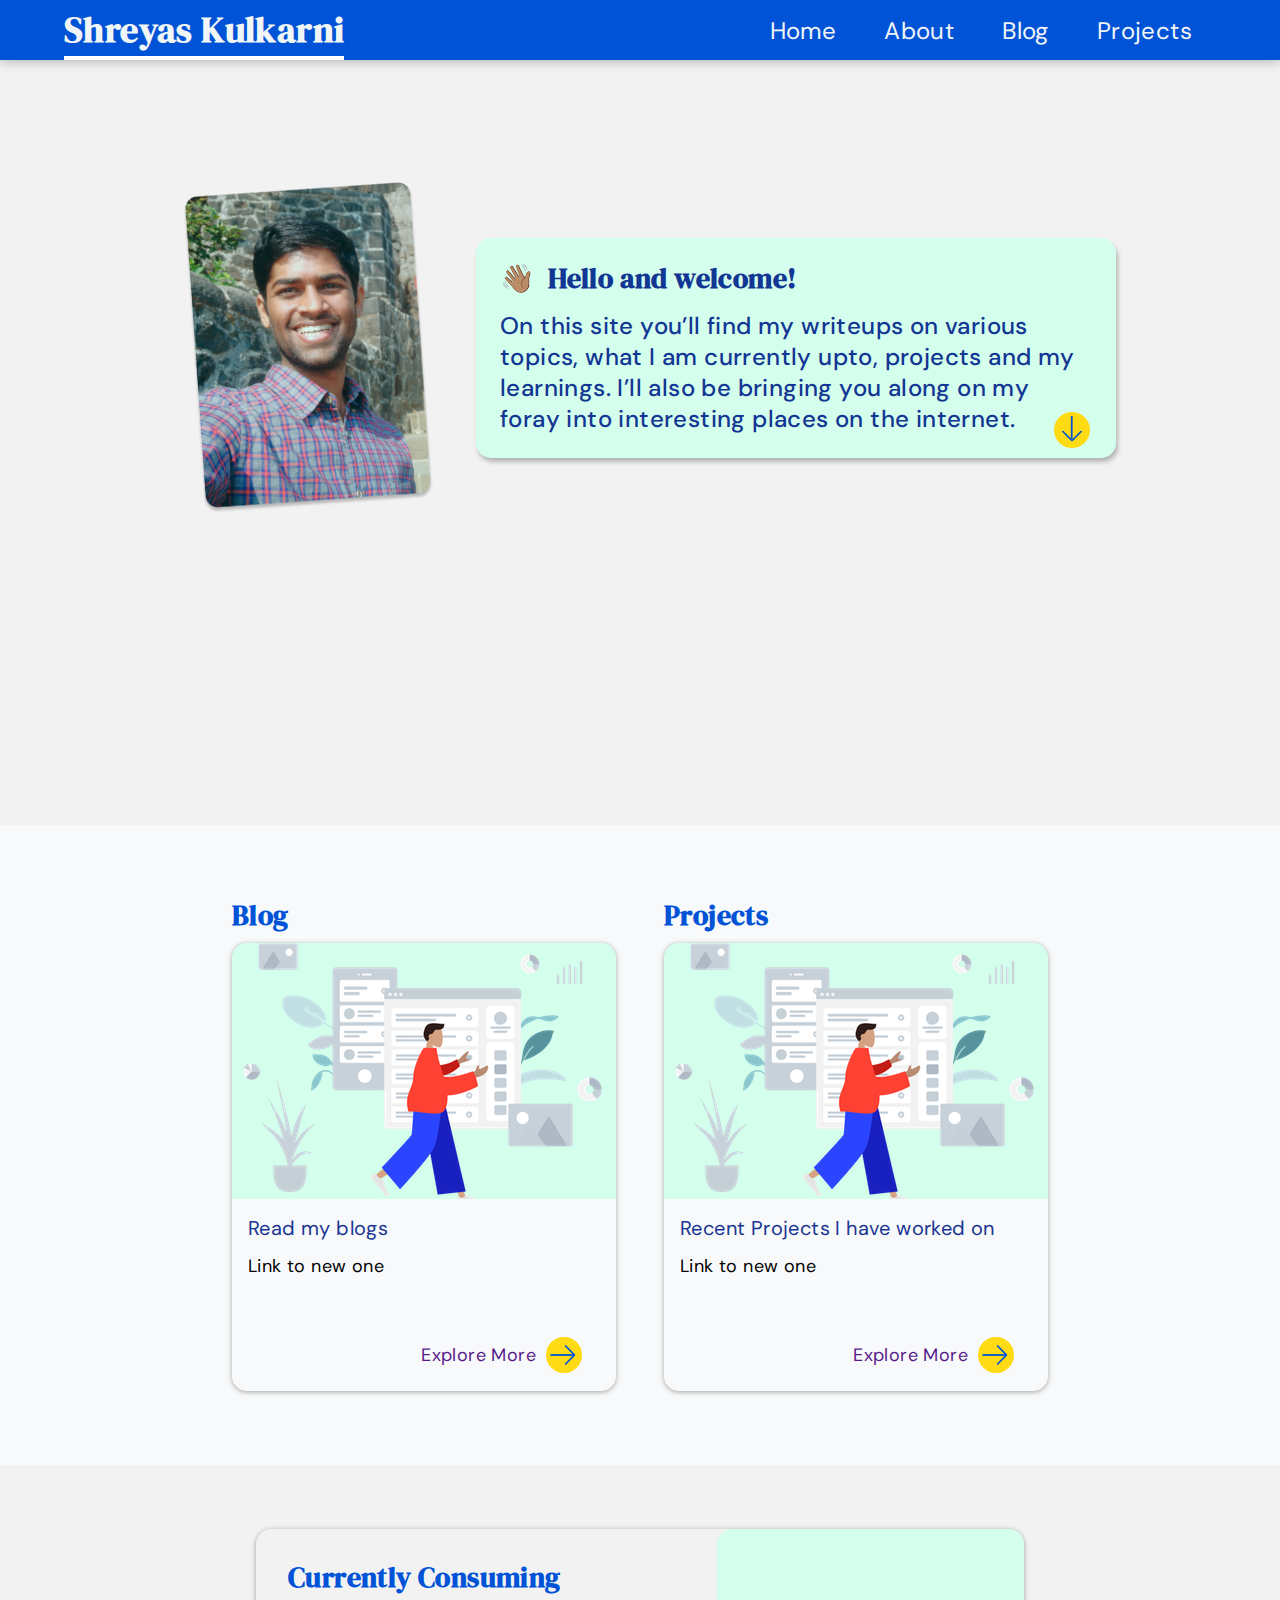
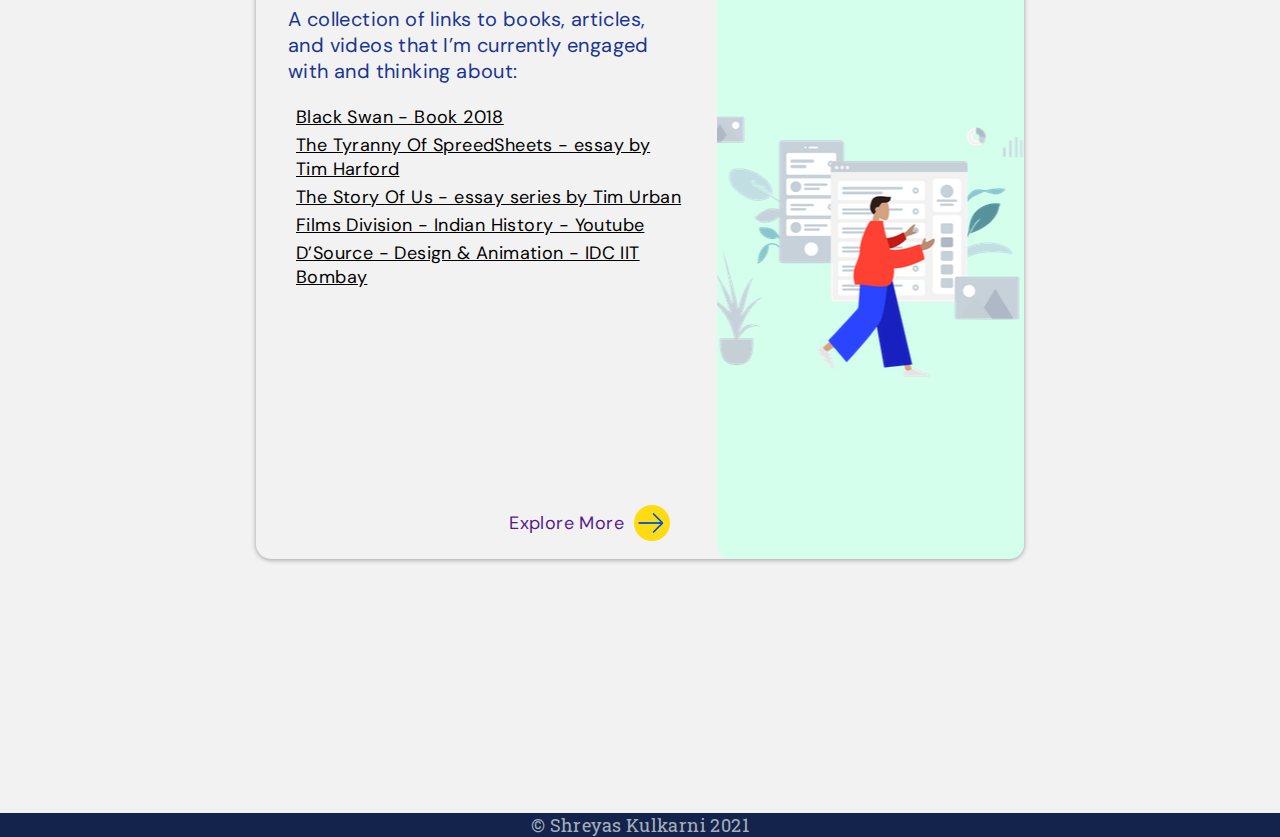
<file: index.html>
<!DOCTYPE html>
<html lang="en">
  <head>
    <meta charset="UTF-8" />
    <meta http-equiv="X-UA-Compatible" content="IE=edge" />
    <meta name="viewport" content="width=device-width, initial-scale=1.0" />
    <!-- Google fonts -->
    <link rel="preconnect" href="https://fonts.googleapis.com" />
    <link rel="preconnect" href="https://fonts.gstatic.com" crossorigin />
    <link
      href="https://fonts.googleapis.com/css2?family=DM+Sans:wght@400;500;700&family=DM+Serif+Display&family=Roboto+Slab:wght@300&display=swap"
      rel="stylesheet"
    />

    <!-- Font awesome icons-->
    <link
      rel="stylesheet"
      href="https://cdnjs.cloudflare.com/ajax/libs/font-awesome/6.0.0-beta2/css/all.min.css"
      integrity="sha512-YWzhKL2whUzgiheMoBFwW8CKV4qpHQAEuvilg9FAn5VJUDwKZZxkJNuGM4XkWuk94WCrrwslk8yWNGmY1EduTA=="
      crossorigin="anonymous"
      referrerpolicy="no-referrer"
    />
    <link rel="stylesheet" href="css/styles.css" />
    <title>Shreyas Kulkarni</title>
  </head>
  <body>
    <header>
      <div class="header-container">
        <div class="logo">
          <a href="/index.html"><h1>Shreyas Kulkarni</h1></a>
        </div>
        <nav class="nav">
          <ul class="nav__list">
            <li class="nav__list-item">
              <a href="/index.html" class="nav__link">Home</a>
            </li>
            <li class="nav__list-item">
              <a href="/about.html" class="nav__link">About</a>
            </li>
            <li class="nav__list-item">
              <a href="/blog.html" class="nav__link">Blog</a>
            </li>
            <li class="nav__list-item">
              <a href="/projects.html" class="nav__link">Projects</a>
            </li>
          </ul>
          <div class="menu-btn">
            <i class="fas fa-bars"></i>
          </div>
          <div class="cancel-btn">
            <i class="fas fa-times"></i>
          </div>
        </nav>
      </div>
    </header>

    <main class="main">
      <section class="hero">
        <div class="hero-content">
          <div class="profile-img"></div>
          <div class="hero-copy">
            <h3>&#128075;&#127997; &nbsp;Hello and welcome!</h3>
            <div class="hero-text">
              On this site you’ll find my writeups on various topics, what I am
              currently upto, projects and my learnings. I’ll also be bringing
              you along on my foray into interesting places on the internet.
            </div>
            <a href="" class="cta-link">
              <div class="arrow-btn"></div>
            </a>
          </div>
        </div>
      </section>
      <section class="activities">
        <div class="activity">
          <h3>Blog</h3>
          <div class="card">
            <div class="card__img"></div>
            <div class="card__text">
              <h4>Read my blogs</h4>
              <p>Link to new one</p>
            </div>
            <a href="" class="cta-link"
              >Explore More
              <div class="arrow-btn"></div>
            </a>
          </div>
        </div>
        <div class="activity">
          <h3>Projects</h3>
          <div class="card">
            <div class="card__img"></div>
            <div class="card__text">
              <h4>Recent Projects I have worked on</h4>
              <p>Link to new one</p>
            </div>
            <a href="" class="cta-link"
              >Explore More
              <div class="arrow-btn"></div>
            </a>
          </div>
        </div>
      </section>
      <section class="consuming">
        <div class="h_card">
          <div class="h_card__text">
            <h3>Currently Consuming</h3>
            <h4>
              A collection of links to books, articles, and videos that I’m
              currently engaged with and thinking about:
            </h4>
            <ul class="resource-list">
              <li class="resource-list-item">Black Swan - Book 2018</li>
              <li class="resource-list-item">
                The Tyranny Of SpreedSheets - essay by Tim Harford
              </li>
              <li class="resource-list-item">
                The Story Of Us - essay series by Tim Urban
              </li>
              <li class="resource-list-item">
                Films Division - Indian History - Youtube
              </li>
              <li class="resource-list-item">
                D’Source - Design & Animation - IDC IIT Bombay
              </li>
            </ul>
          </div>
          <a href="" class="cta-link"
            >Explore More
            <div class="arrow-btn"></div>
          </a>
          <div class="h_card__img"></div>
        </div>
      </section>
    </main>
    <footer>
      <p>&copy; Shreyas Kulkarni 2021</p>
    </footer>
    <script src="script.js"></script>
  </body>
</html>
</file>
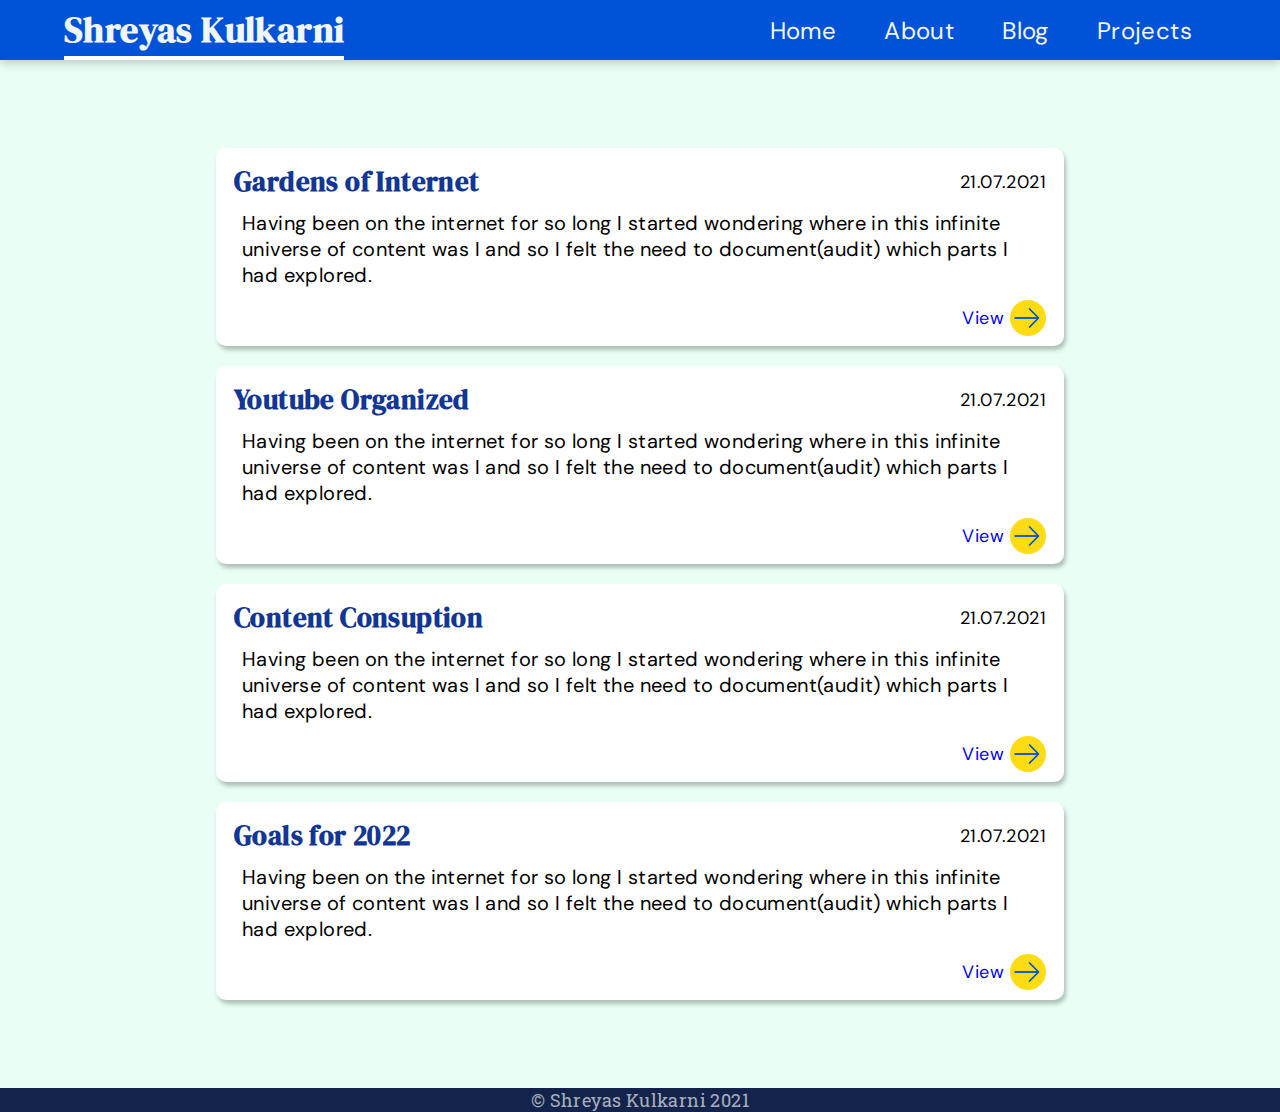
<file: blog.html>
<!DOCTYPE html>
<html lang="en">
  <head>
    <meta charset="UTF-8" />
    <meta http-equiv="X-UA-Compatible" content="IE=edge" />
    <meta name="viewport" content="width=device-width, initial-scale=1.0" />
    <!-- Google fonts -->
    <link rel="preconnect" href="https://fonts.googleapis.com" />
    <link rel="preconnect" href="https://fonts.gstatic.com" crossorigin />
    <link
      href="https://fonts.googleapis.com/css2?family=DM+Sans:wght@400;500;700&family=DM+Serif+Display&family=Roboto+Slab:wght@300&display=swap"
      rel="stylesheet"
    />
    <link rel="stylesheet" href="css/styles.css" />
    <link rel="stylesheet" href="css/blogs.css" />
    <title>Blog</title>
  </head>
  <body>
    <header>
      <div class="header-container">
        <div class="logo">
          <a href="/index.html"><h1>Shreyas Kulkarni</h1></a>
        </div>
        <nav class="nav">
          <ul class="nav__list">
            <li class="nav__list-item">
              <a href="/index.html" class="nav__link">Home</a>
            </li>
            <li class="nav__list-item">
              <a href="/about.html" class="nav__link">About</a>
            </li>
            <li class="nav__list-item">
              <a href="/blog.html" class="nav__link">Blog</a>
            </li>
            <li class="nav__list-item">
              <a href="/projects.html" class="nav__link">Projects</a>
            </li>
          </ul>
          <div class="menu-btn">
            <i class="fas fa-bars"></i>
          </div>
          <div class="cancel-btn">
            <i class="fas fa-times"></i>
          </div>
        </nav>
      </div>
    </header>
    <div class="blog">
      <ul class="posts">
        <li class="post-card">
          <div class="head">
            <h2>Gardens of Internet</h2>
            <div class="date">21.07.2021</div>
          </div>
          <div class="content">
            Having been on the internet for so long I started wondering where in
            this infinite universe of content was I and so I felt the need to
            document(audit) which parts I had explored.
          </div>
          <a href="#" class="cta-link"
            >View
            <div class="arrow-btn"></div
          ></a>
        </li>
        <li class="post-card">
          <div class="head">
            <h2>Youtube Organized</h2>
            <div class="date">21.07.2021</div>
          </div>
          <div class="content">
            Having been on the internet for so long I started wondering where in
            this infinite universe of content was I and so I felt the need to
            document(audit) which parts I had explored.
          </div>
          <a href="#" class="cta-link"
            >View
            <div class="arrow-btn"></div
          ></a>
        </li>
        <li class="post-card">
          <div class="head">
            <h2>Content Consuption</h2>
            <div class="date">21.07.2021</div>
          </div>
          <div class="content">
            Having been on the internet for so long I started wondering where in
            this infinite universe of content was I and so I felt the need to
            document(audit) which parts I had explored.
          </div>
          <a href="#" class="cta-link"
            >View
            <div class="arrow-btn"></div
          ></a>
        </li>
        <li class="post-card">
          <div class="head">
            <h2>Goals for 2022</h2>
            <div class="date">21.07.2021</div>
          </div>
          <div class="content">
            Having been on the internet for so long I started wondering where in
            this infinite universe of content was I and so I felt the need to
            document(audit) which parts I had explored.
          </div>
          <a href="#" class="cta-link"
            >View
            <div class="arrow-btn"></div
          ></a>
        </li>
      </ul>
    </div>
    <footer>
      <p>&copy; Shreyas Kulkarni 2021</p>
    </footer>
    <script src="script.js"></script>
  </body>
</html>
</file>
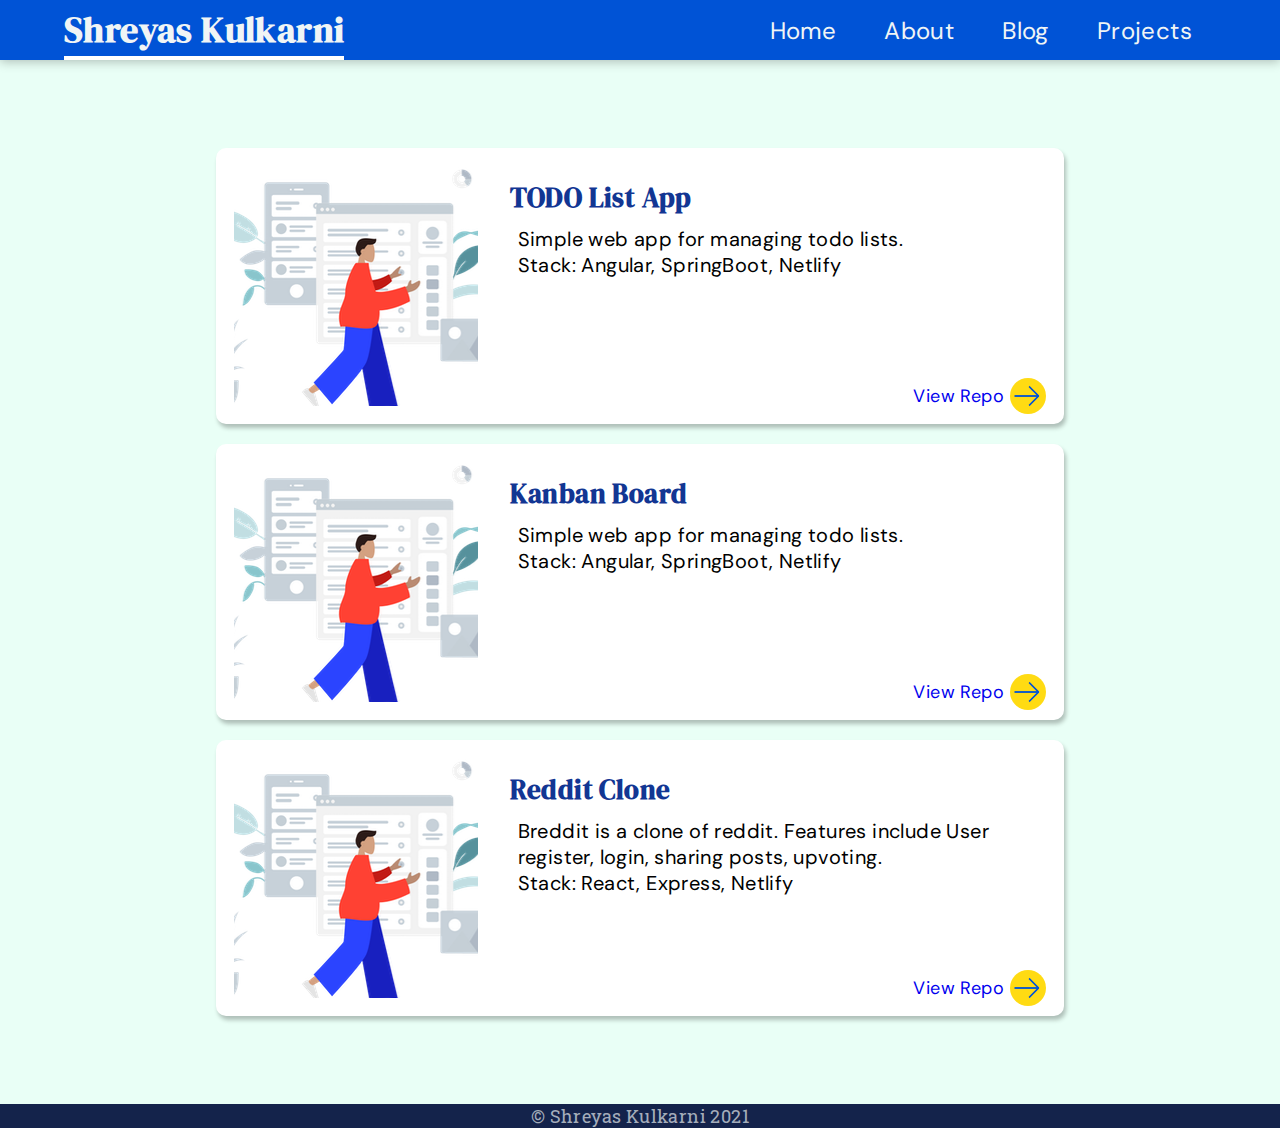
<file: projects.html>
<!DOCTYPE html>
<html lang="en">
  <head>
    <meta charset="UTF-8" />
    <meta http-equiv="X-UA-Compatible" content="IE=edge" />
    <meta name="viewport" content="width=device-width, initial-scale=1.0" />
    <link rel="stylesheet" href="css/styles.css" />
    <!-- Google fonts -->
    <link rel="preconnect" href="https://fonts.googleapis.com" />
    <link rel="preconnect" href="https://fonts.gstatic.com" crossorigin />
    <link
      href="https://fonts.googleapis.com/css2?family=DM+Sans:wght@400;500;700&family=DM+Serif+Display&family=Roboto+Slab:wght@300&display=swap"
      rel="stylesheet"
    />
    <link rel="stylesheet" href="css/styles.css" />
    <link rel="stylesheet" href="css/blogs.css" />
    <link rel="stylesheet" href="css/projects.css" />
    <title>Projects</title>
  </head>
  <body>
    <header>
      <div class="header-container">
        <div class="logo">
          <a href="/index.html"><h1>Shreyas Kulkarni</h1></a>
        </div>
        <nav class="nav">
          <ul class="nav__list">
            <li class="nav__list-item">
              <a href="/index.html" class="nav__link">Home</a>
            </li>
            <li class="nav__list-item">
              <a href="/about.html" class="nav__link">About</a>
            </li>
            <li class="nav__list-item">
              <a href="/blog.html" class="nav__link">Blog</a>
            </li>
            <li class="nav__list-item">
              <a href="/projects.html" class="nav__link">Projects</a>
            </li>
          </ul>
          <div class="menu-btn">
            <i class="fas fa-bars"></i>
          </div>
          <div class="cancel-btn">
            <i class="fas fa-times"></i>
          </div>
        </nav>
      </div>
    </header>
    <div class="blog">
      <ul class="posts">
        <li class="post-card">
          <div class="post-thumb"></div>
          <div class="post-content">
            <div class="head">
              <h2>TODO List App</h2>
            </div>
            <div class="content">
              Simple web app for managing todo lists.
              <br />
              Stack: Angular, SpringBoot, Netlify
            </div>
            <a href="#" class="cta-link"
              >View Repo
              <div class="arrow-btn"></div
            ></a>
          </div>
        </li>
        <li class="post-card">
          <div class="post-thumb"></div>
          <div class="post-content">
            <div class="head">
              <h2>Kanban Board</h2>
            </div>
            <div class="content">
              Simple web app for managing todo lists.
              <br />
              Stack: Angular, SpringBoot, Netlify
            </div>
            <a href="#" class="cta-link"
              >View Repo
              <div class="arrow-btn"></div
            ></a>
          </div>
        </li>
        <li class="post-card">
          <div class="post-thumb"></div>
          <div class="post-content">
            <div class="head">
              <h2>Reddit Clone</h2>
            </div>
            <div class="content">
              Breddit is a clone of reddit. Features include User register,
              login, sharing posts, upvoting.
              <br />
              Stack: React, Express, Netlify
            </div>
            <a href="#" class="cta-link"
              >View Repo
              <div class="arrow-btn"></div
            ></a>
          </div>
        </li>
      </ul>
    </div>
    <footer>
      <p>&copy; Shreyas Kulkarni 2021</p>
    </footer>
    <script src="script.js"></script>
  </body>
</html>
</file>
<file: css/styles.css>
*,
*::before,
*::after {
  box-sizing: border-box;
  margin: 0;
}

:root {
  --clr-head: #0053d6;
  --clr-primary: #123693;
  --clr-secondary: #1a3693;
  --clr-footer: #14234b;
  --clr-footer-text: #f0f5f5ad;
  --clr-card: #d4ffed;
  --clr-cta: #ffdb13;
  --clr-head-link: #f0f5f5;
  --clr-bg-alternate: #f8f9fa;
  --fw-normal: 400;
  --fw-medium: 500;
  --fw-bold: 700;
}

body {
  background: #f2f2f2;
  font-family: "DM Sans", sans-serif;
  font-size: 1.125rem;
  letter-spacing: 0.025rem;
}

h1,
h2,
h3 {
  /* letter-spacing: 0.05rem; */
  line-height: 2rem;
  font-family: "DM Serif Display", serif;
}
a {
  text-decoration: none;
}
header {
  height: 60px;
  width: 100%;
  background: var(--clr-head);
  color: var(--clr-head-link);
  box-shadow: 0px 2px 10px 0px #00000040;
  z-index: 2;
}

.header-container {
  height: 100%;
  margin: auto;
  display: flex;
  justify-content: space-between;
  align-items: center;
  /* max-width: 1920px; */
  padding: 1rem 4rem 1rem 4rem;
}

.logo {
  position: relative;
}

.logo h1 {
  color: var(--clr-head-link);
}

.logo:before {
  content: "";
  position: absolute;
  bottom: -0.9rem;
  left: 0;
  right: 0;
  height: 0;
  border-bottom: 4px solid white;
}

.nav__list {
  display: flex;
  justify-content: space-evenly;
  z-index: 2;
}

.nav__list-item {
  font-size: 1.5rem;
  padding: 1.5rem;
  list-style: none;
}

.nav__link {
  text-decoration: none;
  color: var(--clr-head-link);
}

.nav__link:hover {
  cursor: pointer;
}

nav .menu-btn,
nav .cancel-btn {
  opacity: 0;
  pointer-events: none;
  position: absolute;
  color: white;
  font-size: 1.25rem;
  right: 1.5rem;
  top: 1.2rem;
}

@media (max-width: 875px) {
  .logo h1 {
    font-size: 1.85rem;
  }
  nav .menu-btn {
    opacity: 1;
    pointer-events: auto;
  }
  nav .cancel-btn {
    opacity: 0;
    pointer-events: none;
  }
  .nav__list {
    position: absolute;
    opacity: 0;
    pointer-events: none;
    right: 0;
    top: 40px;
    height: 12rem;
    width: 100%;
    background: var(--clr-head);
    flex-direction: column;
    align-items: center;
    padding-top: 1rem;
    padding-right: 25px;
    transition: all 0.5s ease;
  }

  .nav__list.active {
    opacity: 0.95;
    pointer-events: auto;
    top: 60px;
  }

  .nav__list-item {
    padding: 0.5rem;
  }
}

@media (max-width: 450px) {
  .header-container {
    padding: 1rem;
  }
  .nav__list {
    height: 28vh;
  }
}

.hero {
  height: 85vh;
  max-width: 1440px;
  padding: 4rem;
  margin: auto;
}

.hero-content {
  margin: 1rem;
  display: flex;
  justify-content: center;
  align-items: center;
}

.profile-img {
  width: 18rem;
  height: 26rem;
  border-radius: 15px;
  background: url(/imgs/profile-img.png) no-repeat center;
  transform: rotate(-4deg) scale(0.8);

  /* box-shadow: 0px 4px 4px 0px #00000040; */
}

.hero-copy h3 {
  font-size: 1.75rem;
  padding-bottom: 1rem;
}

.hero-copy {
  margin-left: 1.5rem;
  padding: 1.5rem;
  background: var(--clr-card);
  max-height: 20rem;
  max-width: 40rem;
  border-radius: 15px;
  /* font-family: "DM Serif Display", serif; */
  font-weight: var(--fw-medium);
  font-size: 1.5rem;
  color: var(--clr-primary);
  box-shadow: 2px 4px 4px 0px #00000040;
  position: relative;
}

.hero-copy .cta-link {
  position: absolute;
  display: flex;
  align-items: center;
  gap: 0.5rem;
  right: 1.5rem;
  bottom: 0.5rem;
}
/* .hero-copy .arrow-btn {
  height: 34px;
  width: 34px;
  border-radius: 20px;
  background: var(--clr-cta);
} */
.arrow-btn {
  position: relative;
  display: block;
  height: 34px;
  width: 34px;
  border-radius: 4rem;
  padding: 1em;
  font-size: 1.25rem;
  text-decoration: none;
  background: var(--clr-cta);
  transform: scale(0.9);
}
.arrow-btn::after,
.arrow-btn::before {
  content: "";
  display: block;
  position: absolute;
  transition: all 0.25s ease-in-out;
}

.hero-copy .arrow-btn::before {
  transform: rotate(135deg);
  top: 34%;
  left: 30%;
}
.hero-copy .arrow-btn:hover::before {
  transform: translate(0, 0.25em) rotate(135deg);
}
.hero-copy .arrow-btn::after {
  transform: rotate(90deg) translate(0, 0.04em);
  top: 40%;
  left: 20%;
  /* transform:  */
}
.hero-copy .arrow-btn:hover::after {
  transform: rotate(90deg) translate(0.25em, 0.04em);
}

.arrow-btn::before {
  top: 55%;
  right: 0.5em;
  width: 0.8em;
  height: 0.8em;
  transform-origin: 50% 50%;
  transform: translate(0, -0.5em) rotate(45deg);
  box-shadow: inset -0.1em 0.1em 0 0 var(--clr-head);
  border-radius: 0 0.1em 0 0;
}
.arrow-btn:hover::before {
  transform: translate(0.25em, -0.5em) rotate(45deg);
}
.arrow-btn::after {
  top: 52%;
  right: 0.5em;
  width: 1.25em;
  height: 0.1em;
  transform: translate(0, -0.1em);
  background-color: var(--clr-head);
}

.arrow-btn:hover::after {
  transform: translate(0.25em, -0.1em);
}

@media (max-width: 1200px) {
  .hero {
    padding: 1rem;
    height: 100vh;
    max-height: -webkit-fill-available;
  }

  .hero-content {
    margin-top: -2rem;
    flex-direction: column;
  }
  .hero-copy {
    margin-left: 0;
    padding: 2rem;
  }

  .profile-img {
    transform: scale(0.7) rotate(-4deg);
    z-index: 1;
    margin-left: 4rem;
    align-self: flex-start;
  }

  .hero-copy h3 {
    font-size: 1.5rem;
    padding-bottom: 0.5rem;
  }

  .hero-copy {
    margin-top: -5rem;
    height: auto;
    max-height: 22rem;
    font-size: 1.25rem;
  }

  .cta-link {
    transform: scale(0.9);
  }

  .arrow-btn {
    transform: scale(0.9);
  }
}
@media (max-width: 450px) {
  .hero {
    height: auto;
    padding: 1rem;
  }

  .hero-content {
    margin-top: -2rem;
    flex-direction: column;
  }

  .profile-img {
    transform: scale(0.6) rotate(-4deg);
    margin-left: -2rem;
  }

  .hero-copy h3 {
    font-size: 1.5rem;
    padding-bottom: 0.5rem;
  }

  .hero-copy {
    margin-top: -5rem;
    max-height: 25rem;
    width: 85vw;
    font-size: 1.25rem;
  }

  .cta-link {
    transform: scale(0.8);
  }

  .arrow-btn {
    transform: scale(0.8);
  }
}

.activities {
  display: flex;
  align-items: center;
  justify-content: center;
  gap: 2rem;
  background: var(--clr-bg-alternate);
  height: 40rem;
  padding: 1rem;
}

.activity {
  margin: 0.25rem 0.5rem;
}

.activity h3,
.consuming h3 {
  color: var(--clr-head);
  padding-bottom: 0.8rem;
  font-size: 1.75rem;
}

.activity h4,
.consuming h4 {
  color: var(--clr-secondary);
  padding-bottom: 0.8rem;
  font-size: 1.25rem;
  font-weight: var(--fw-normal);
}

.card {
  height: 28rem;
  width: 24rem;
  border-radius: 15px;
  box-shadow: 0px 1px 5px 0px #00000059;
  position: relative;
}

.card__img {
  border-radius: 15px 15px 0 0;
  height: 16rem;
  background: var(--clr-card) url(/imgs/Humaaans\ -\ 1\ Character.png) no-repeat
    center;
}

.card__text {
  padding: 1rem;
}

.card .cta-link {
  position: absolute;
  display: flex;
  align-items: center;
  gap: 0.5rem;
  right: 2rem;
  bottom: 1rem;
}
.card .arrow-btn,
.h_card .arrow-btn {
  height: 30px;
  width: 30px;
  border-radius: 20px;
  /* background: url(/imgs/Arrow.png) no-repeat; */
  background: var(--clr-cta);
}

@media (max-width: 850px) {
  .activities {
    height: 120vh;
    flex-direction: column;
    gap: 1rem;
  }
  .card {
    height: 48vh;
    width: 80vw;
  }
  .card__img {
    height: 10rem;
  }

  .card__text {
    padding: 0.5rem;
  }
  .activity h3 {
    font-size: 1.5rem;
    padding-bottom: 0.25rem;
  }
  .card__text h4 {
    font-size: 1.2rem;
  }

  .card .cta-link {
    right: 0.5rem;
    bottom: 0.5rem;
  }
}

.consuming {
  height: 100vh;
  padding: 1rem 0;
  margin-top: 3rem;
}

.h_card {
  margin: auto;
  display: flex;
  justify-content: space-between;
  height: 70vh;
  width: 60vw;
  border-radius: 15px;
  box-shadow: 0px 1px 5px 0px #00000059;
  position: relative;
}

.h_card__text {
  flex: 1;
  padding: 2rem;
}

.h_card .cta-link {
  position: absolute;
  display: flex;
  align-items: center;
  gap: 0.5rem;
  right: 22rem;
  bottom: 1rem;
}

.h_card__img {
  height: 100%;
  width: 40%;
  border-radius: 15px;
  /* display: inline-block; */
  background: var(--clr-card) url(/imgs/Humaaans\ -\ 1\ Character.png) no-repeat
    center;
}

.resource-list {
  margin-left: -2rem;
  padding-top: 0.5rem;
  list-style: none;
}
.resource-list-item {
  padding-bottom: 0.25rem;
  line-height: 1.5rem;
  text-decoration: underline;
}

@media (max-width: 1200px) {
  .h_card {
    height: 60vh;
    width: 70vw;
  }
  .h_card__text h3 {
    font-size: 1.5rem;
    padding: 0.25rem;
  }

  .h_card__text h4 {
    font-size: 1.25rem;
    padding: 0.5rem;
  }

  .h_card__text {
    padding: 1rem;
    font-size: 1.2rem;
  }
  .h_card__img {
    width: 30%;
  }
  .h_card .cta-link {
    right: 18rem;
  }
}
@media (max-width: 850px) {
  .h_card {
    height: 70vh;
    width: 80vw;
    background: var(--clr-card);
  }
  .h_card__img {
    display: none;
  }
  .h_card .cta-link {
    right: 2rem;
  }
  /* .h_card {
    height: 42vh;
    width: 60vw;
  } */
}

@media (max-width: 450px) {
  .h_card {
    height: 80vh;
  }

  .h_card .cta-link {
    bottom: 0.5rem;
    right: 0.5rem;
  }
}

footer {
  height: 1.5rem;
  background: var(--clr-footer);
  text-align: center;
  color: var(--clr-footer-text);
  font-family: "Roboto Slab", serif;
}
</file>
<file: css/blogs.css>
*,
*::before,
*::after {
  box-sizing: border-box;
  margin: 0;
}

:root {
  --clr-head: #0053d6;
  --clr-primary: #123693;
  --clr-card: #d4ffed80;
}
body {
  background: var(--clr-card);
}

.posts {
  list-style: none;
  margin: 4rem auto;
  padding: 0.25rem;
  max-width: 70vw;
}
.post-card {
  position: relative;
  background: #fff;
  padding: 1em;
  margin: 1.25rem;
  border-radius: 10px;
  box-shadow: 2px 4px 4px 0px #00000040;
}
.head {
  display: flex;
  align-items: center;
  justify-content: space-between;
  padding-bottom: 0.25rem;
}
.head h2 {
  color: var(--clr-primary);
}
.content {
  margin-bottom: 1.5rem;
  padding: 0.5rem 0.5rem 1rem;
  font-size: 1.25rem;
}

.cta-link {
  display: flex;
  align-items: center;
  gap: 0.25rem;
  position: absolute;
  bottom: 0.5rem;
  right: 1rem;
}
.arrow-btn {
  /* transform: scale(0.75); */
  display: block;
}

@media (max-width: 450px) {
  .posts {
    margin: 2rem auto;
    max-width: 90vw;
  }
  .head h2 {
    font-size: 1.5rem;
  }
}
</file>
<file: css/projects.css>
*,
*::before,
*::after {
  box-sizing: border-box;
  margin: 0;
}

.post-card {
  display: flex;
  /* align-items: center; */
  gap: 1rem;
}
.post-thumb {
  height: 15rem;
  width: 30%;
  background: url(/imgs/Humaaans\ -\ 1\ Character.png) no-repeat center;
}
.post-content {
  flex: 1;
  padding: 1rem;
}

@media (max-width: 450px) {
  .post-thumb {
    display: none;
  }
}
</file>
